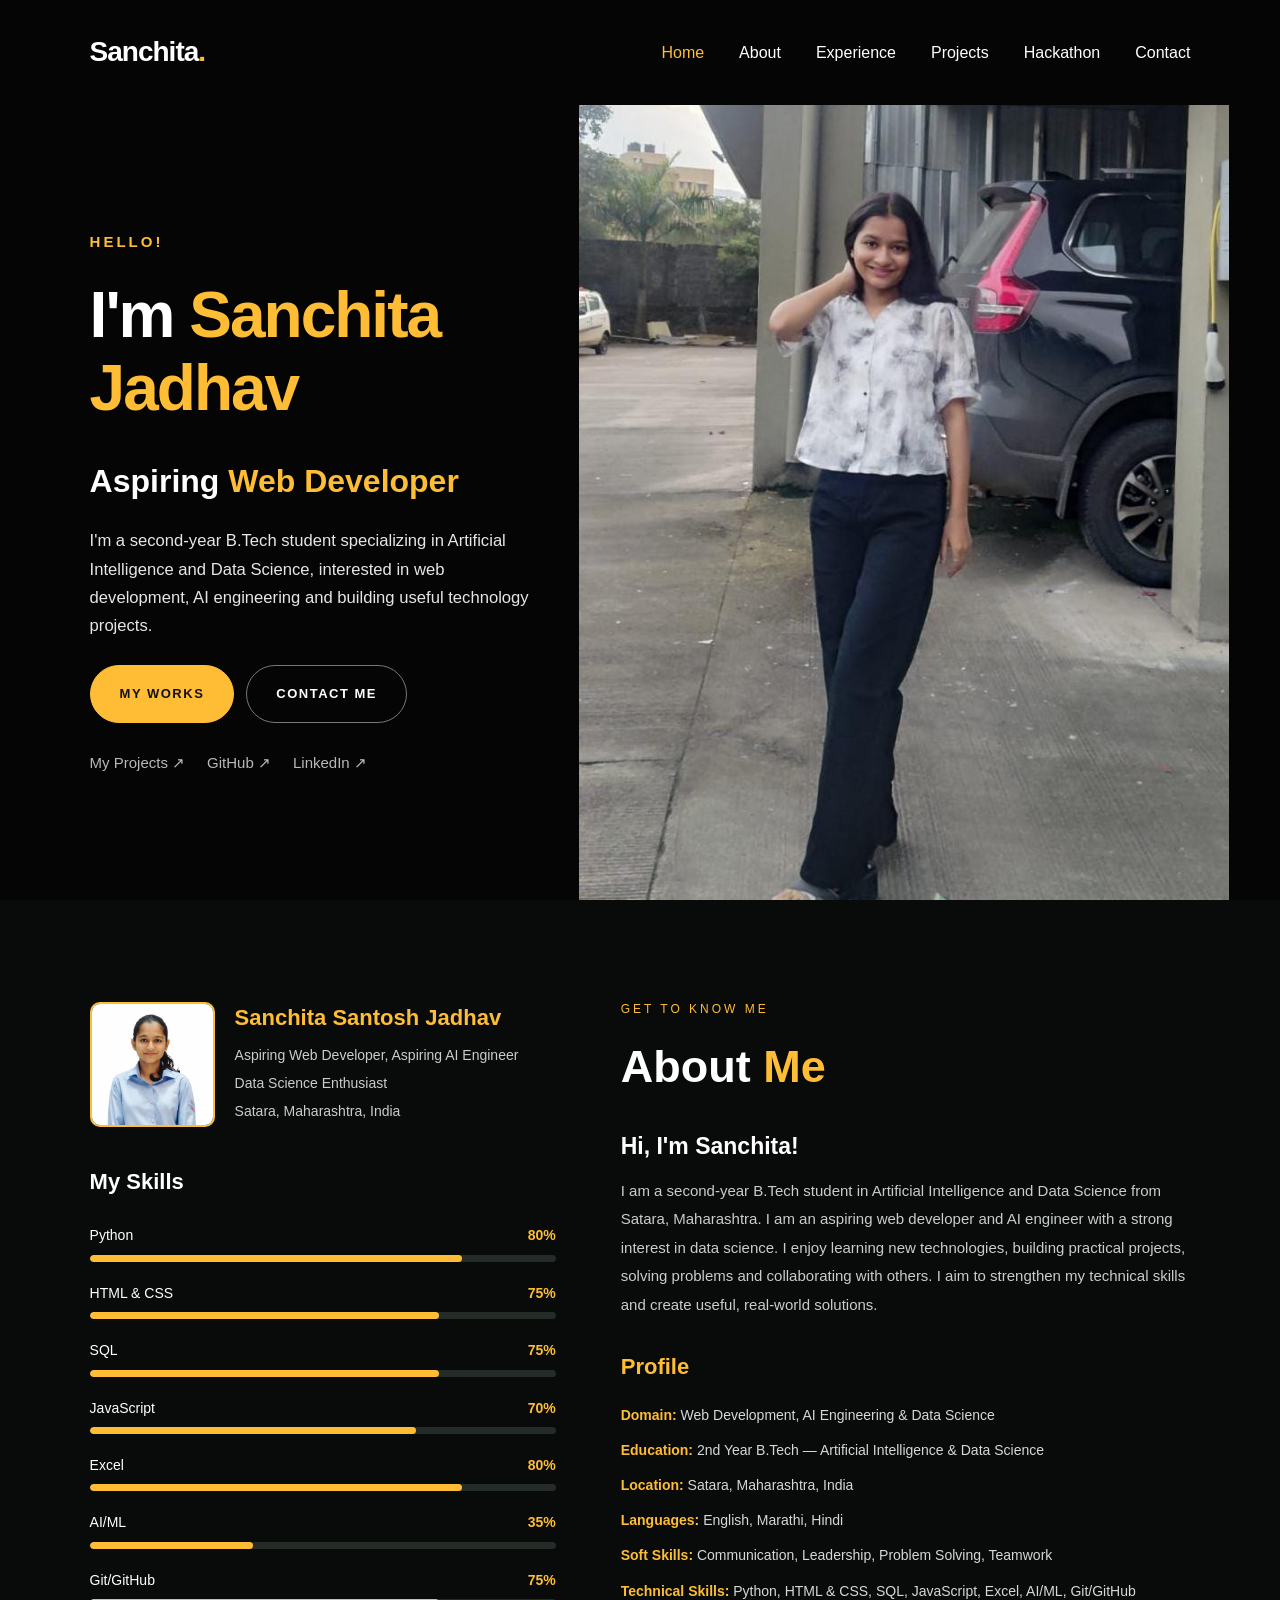
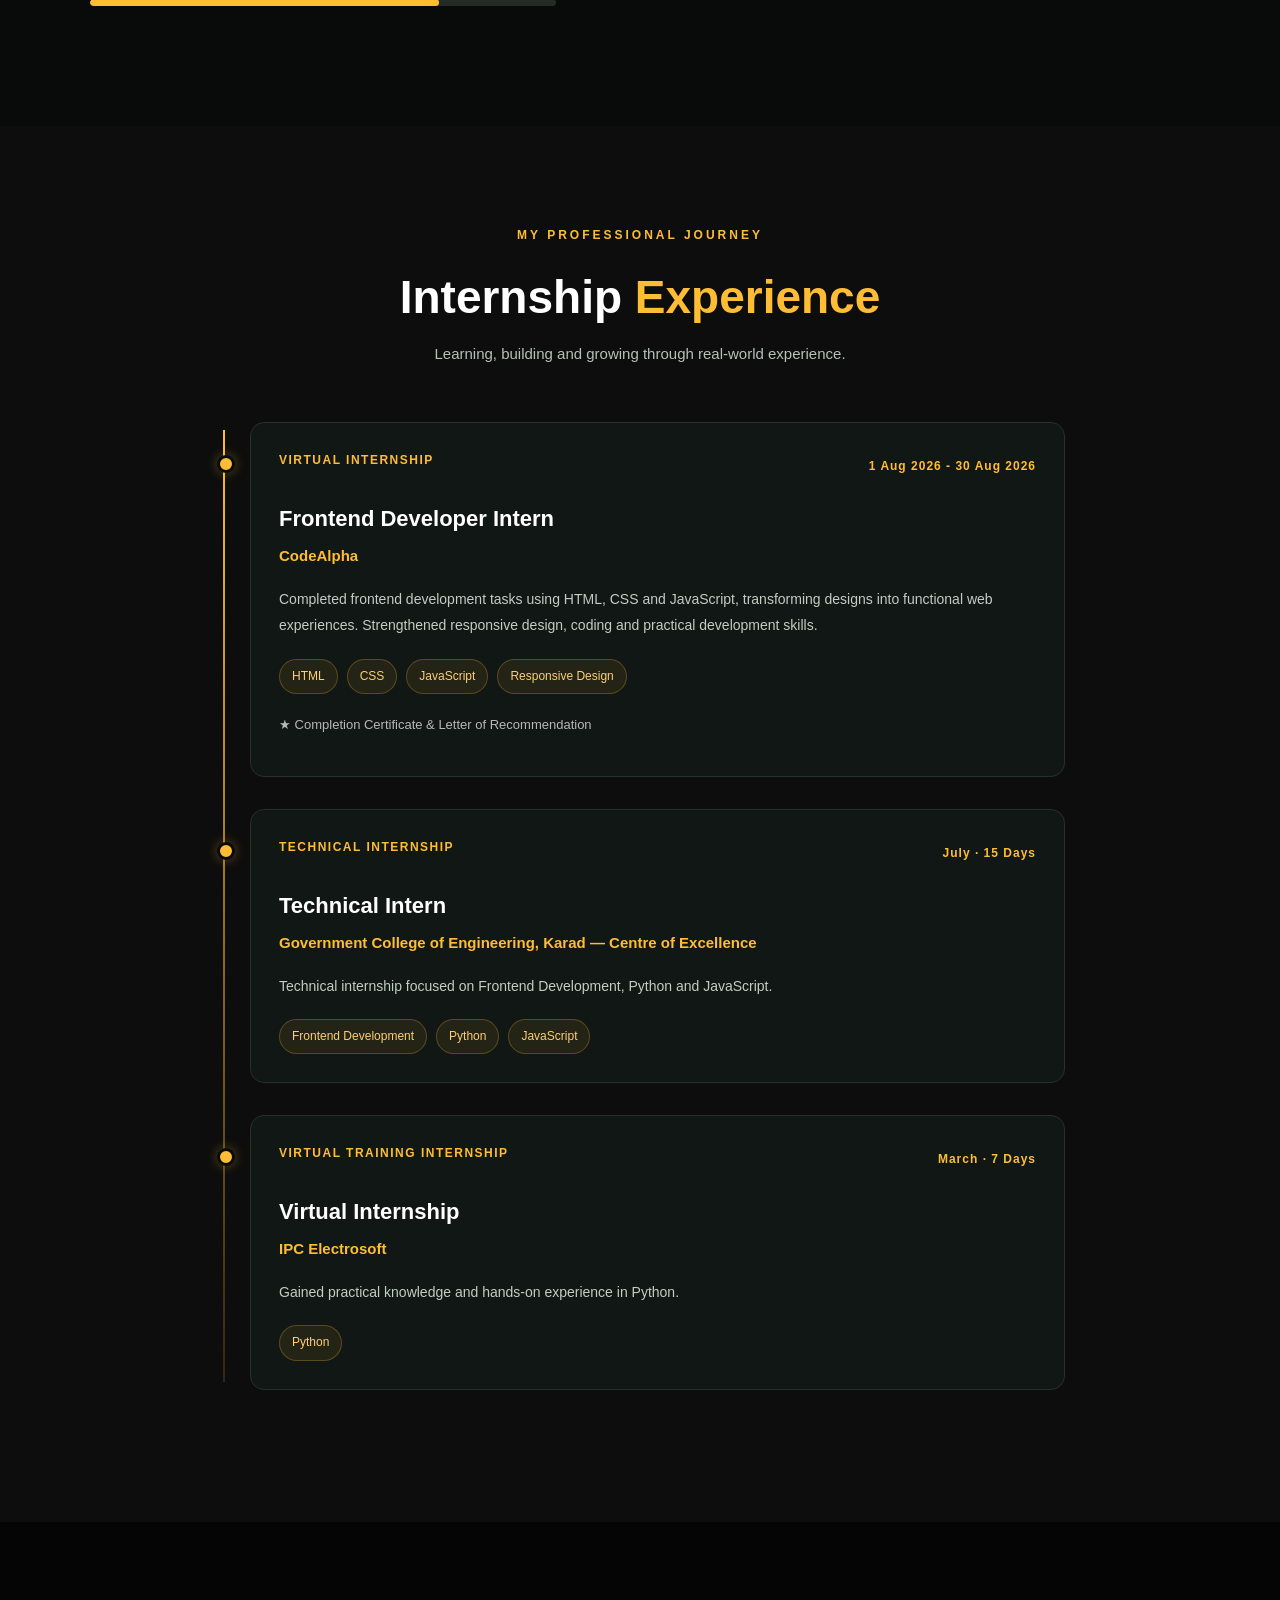
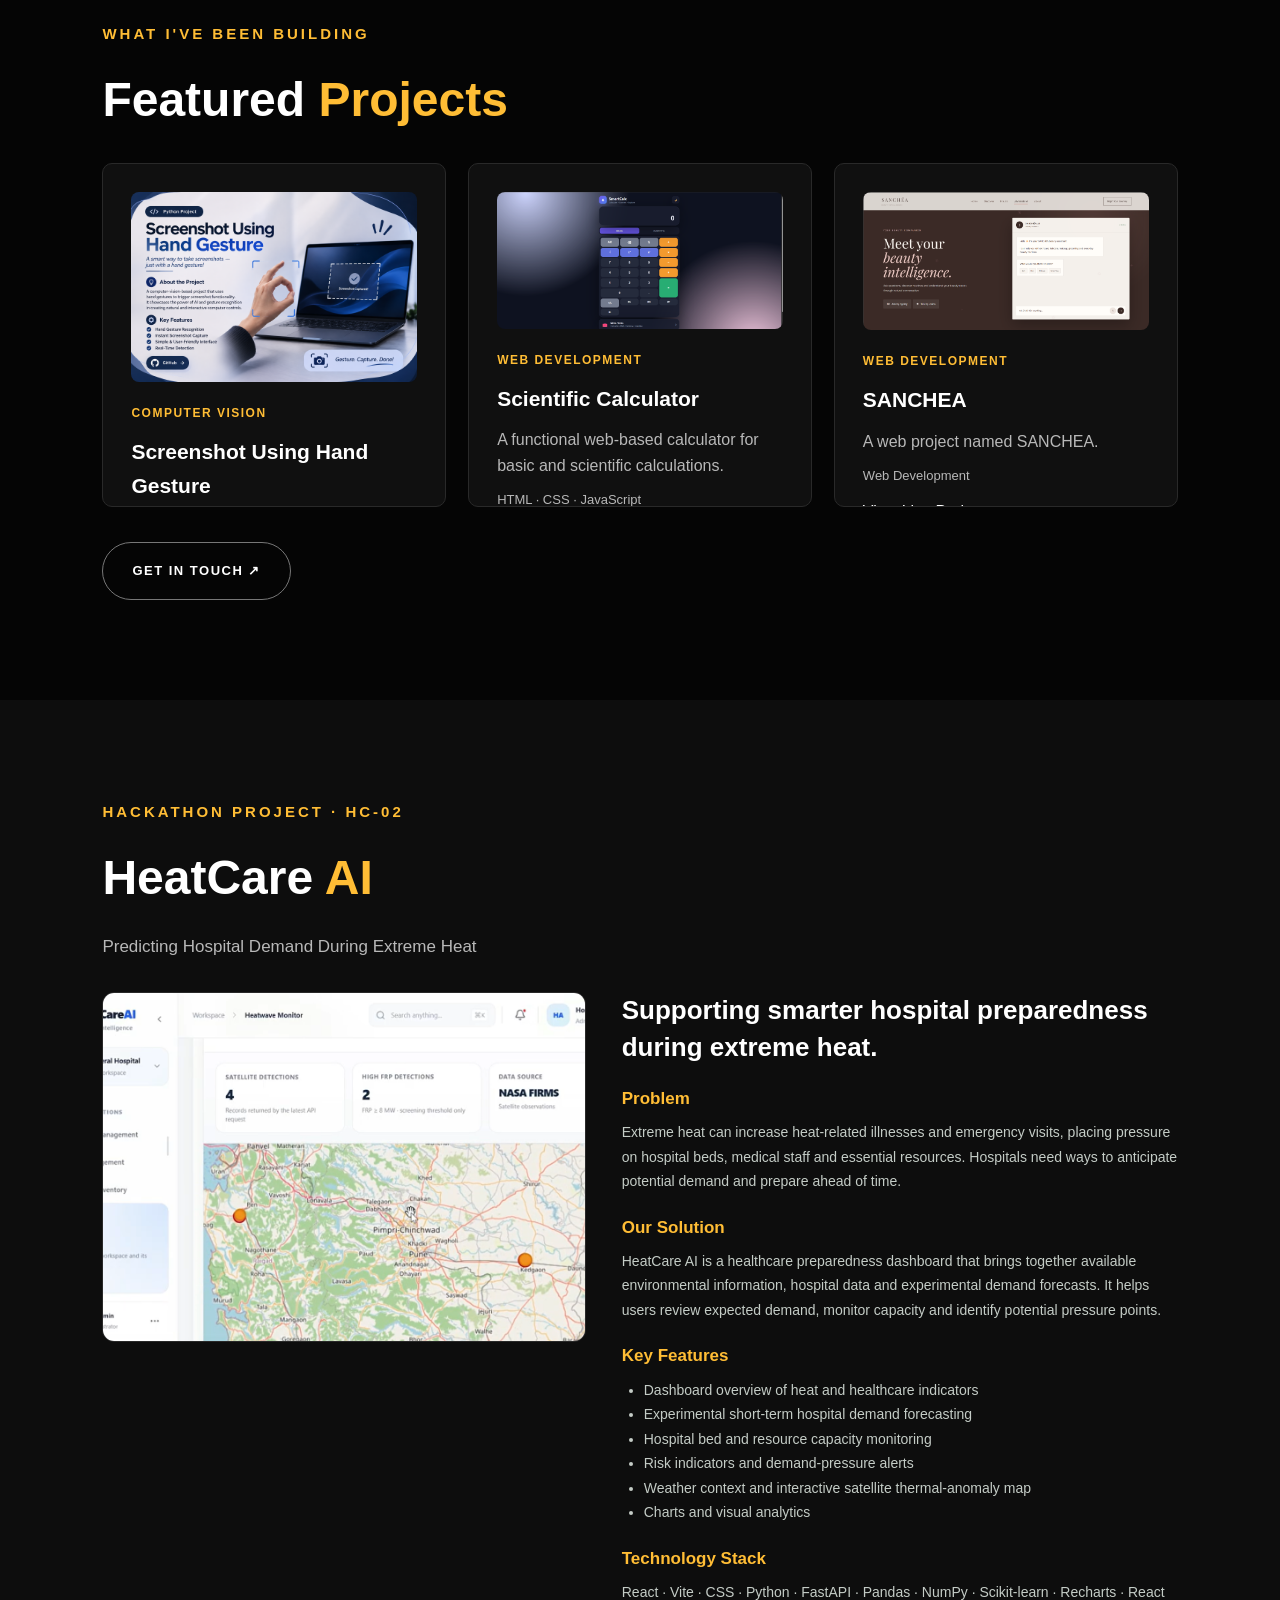
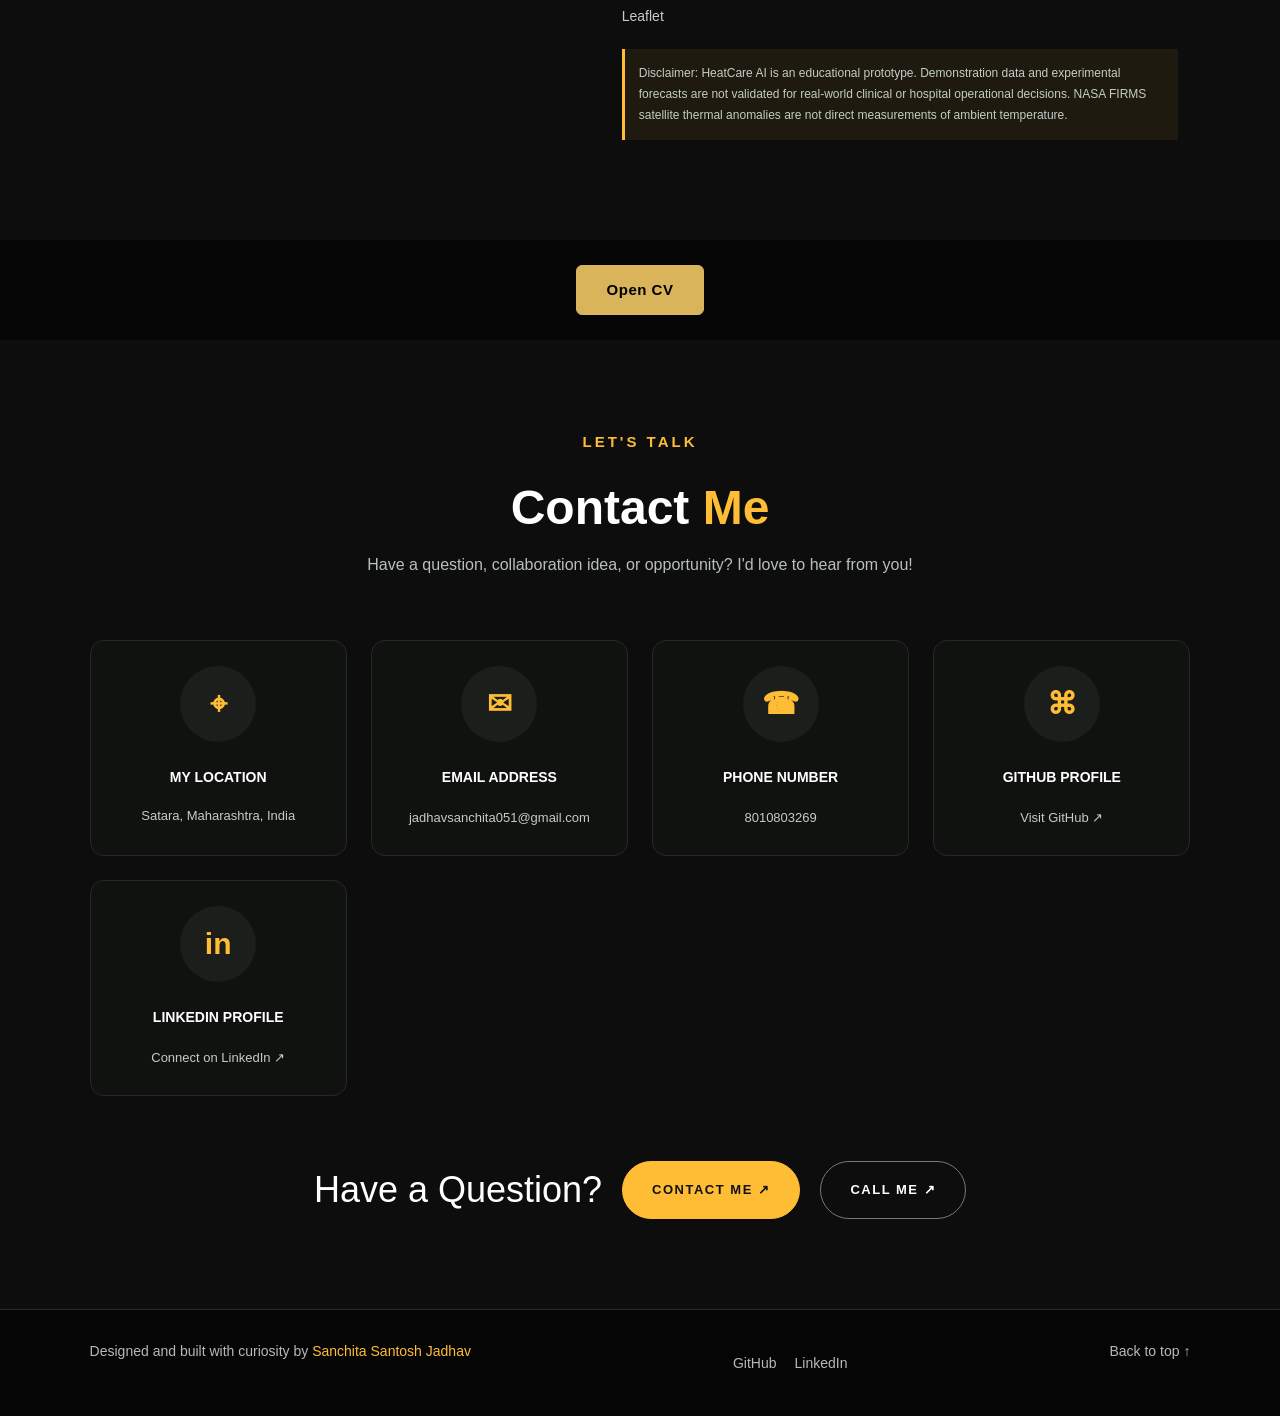
<file: my_portfilo/index.html>
<!DOCTYPE html>
<html lang="en">
<head>
    <meta charset="UTF-8">
    <meta name="viewport" content="width=device-width, initial-scale=1.0">

    <meta name="description" content="Sanchita Santosh Jadhav — Aspiring Web Developer, Aspiring AI Engineer, and Data Science Enthusiast.">

    <title>Sanchita Santosh Jadhav | Portfolio</title>

    <link rel="stylesheet" href="style.css">

    <style>
        .footer-socials {
            display: flex;
            justify-content: center;
            gap: 18px;
            flex-wrap: wrap;
            margin: 12px 0;
        }

        .footer-socials a {
            text-decoration: none;
        }

        .hackathon-container {
            display: grid;
            grid-template-columns: minmax(0, 1fr) minmax(0, 1.15fr);
            gap: 36px;
            align-items: start;
            margin-top: 30px;
        }

        .hackathon-image img {
            width: 100%;
            height: 350px;
            object-fit: cover;
            border-radius: 12px;
        }

        .hackathon-content h3 {
            margin: 0 0 18px;
        }

        .hackathon-content h4 {
            margin: 20px 0 8px;
        }

        .hackathon-content p,
        .hackathon-content li {
            line-height: 1.75;
        }

        .hackathon-content ul {
            padding-left: 22px;
        }

        .hackathon-disclaimer {
            margin-top: 20px;
            padding: 14px;
            border-left: 3px solid #ffbd35;
            background: rgba(255, 189, 53, .07);
        }

        @media (max-width: 700px) {
            .hackathon-container {
                grid-template-columns: 1fr;
                gap: 22px;
            }

            .hackathon-image img {
                height: 230px;
            }
        }
    </style>
</head>

<body>

    <!-- NAVIGATION BAR -->
    <header class="navbar">

        <a href="#home" class="logo">
            Sanchita<span>.</span>
        </a>

        <button
            class="menu-toggle"
            id="menuToggle"
            aria-label="Open navigation"
            aria-expanded="false"
            aria-controls="navLinks">
            ☰
        </button>

        <nav class="nav-links" id="navLinks">
            <a href="#home">Home</a>
            <a href="#about">About</a>
            <a href="#experience">Experience</a>
            <a href="#projects">Projects</a>
            <a href="#hackathon">Hackathon</a>
            <a href="#contact">Contact</a>
        </nav>

    </header>


    <main>

        <!-- HERO SECTION -->
        <section class="hero" id="home">

            <div class="hero-content">

                <p class="eyebrow">HELLO!</p>

                <h1>
                    I'm <span>Sanchita<br>Jadhav</span>
                </h1>

                <h2>
                    <span class="role-label">Aspiring</span>
                    <span id="typedRole">Web Developer</span>
                </h2>

                <p class="hero-description">
                    I'm a second-year B.Tech student specializing in Artificial Intelligence
                    and Data Science, interested in web development, AI engineering
                    and building useful technology projects.
                </p>

                <div class="hero-buttons">

                    <a href="#projects" class="btn btn-primary">
                        MY WORKS
                    </a>

                    <a
                        href="https://docs.google.com/forms/d/e/1FAIpQLSdfb4-CvskdTnv40DQmvq0UyTR6K7U8zJQUQ9R-1XH0a6TdhQ/viewform?pli=1"
                        class="btn btn-outline"
                        target="_blank"
                        rel="noopener noreferrer">
                        CONTACT ME
                    </a>

                </div>

                <div class="social-links">

                    <a href="#projects">
                        My Projects ↗
                    </a>

                    <a
                        href="https://github.com/sanchita0907"
                        target="_blank"
                        rel="noopener noreferrer">
                        GitHub ↗
                    </a>

                    <a
                        href="https://www.linkedin.com/in/sanchita-jadhav-9085a6383/"
                        target="_blank"
                        rel="noopener noreferrer">
                        LinkedIn ↗
                    </a>

                </div>

            </div>


            <div class="hero-image">

                <img
                    src="assets/profile.jpg"
                    alt="Sanchita Santosh Jadhav"
                    class="profile-photo">

            </div>

        </section>


        <!-- ABOUT ME SECTION -->
        <section class="about-section" id="about">

            <div class="about-container">

                <!-- LEFT SIDE -->
                <div class="about-left">

                    <div class="about-person">

                        <img
                            src="assets/about.jpg"
                            alt="Sanchita Santosh Jadhav"
                            class="about-photo">

                        <div class="person-details">

                            <h3>Sanchita Santosh Jadhav</h3>

                            <p>
                                Aspiring Web Developer, Aspiring AI Engineer
                            </p>

                            <p>Data Science Enthusiast</p>

                            <p>Satara, Maharashtra, India</p>

                        </div>

                    </div>


                    <!-- SKILLS -->
                    <div class="about-skills">

                        <h3>My Skills</h3>

                        <div class="skill-item">

                            <div class="skill-info">
                                <span>Python</span>
                                <span>80%</span>
                            </div>

                            <div class="skill-bar">
                                <span style="width: 80%"></span>
                            </div>

                        </div>


                        <div class="skill-item">

                            <div class="skill-info">
                                <span>HTML & CSS</span>
                                <span>75%</span>
                            </div>

                            <div class="skill-bar">
                                <span style="width: 75%"></span>
                            </div>

                        </div>


                        <div class="skill-item">

                            <div class="skill-info">
                                <span>SQL</span>
                                <span>75%</span>
                            </div>

                            <div class="skill-bar">
                                <span style="width: 75%"></span>
                            </div>

                        </div>


                        <div class="skill-item">

                            <div class="skill-info">
                                <span>JavaScript</span>
                                <span>70%</span>
                            </div>

                            <div class="skill-bar">
                                <span style="width: 70%"></span>
                            </div>

                        </div>


                        <div class="skill-item">

                            <div class="skill-info">
                                <span>Excel</span>
                                <span>80%</span>
                            </div>

                            <div class="skill-bar">
                                <span style="width: 80%"></span>
                            </div>

                        </div>


                        <div class="skill-item">

                            <div class="skill-info">
                                <span>AI/ML</span>
                                <span>35%</span>
                            </div>

                            <div class="skill-bar">
                                <span style="width: 35%"></span>
                            </div>

                        </div>


                        <div class="skill-item">

                            <div class="skill-info">
                                <span>Git/GitHub</span>
                                <span>75%</span>
                            </div>

                            <div class="skill-bar">
                                <span style="width: 75%"></span>
                            </div>

                        </div>

                    </div>

                </div>


                <!-- RIGHT SIDE -->
                <div class="about-right">

                    <p class="about-label">
                        GET TO KNOW ME
                    </p>

                    <h2>
                        About <span>Me</span>
                    </h2>

                    <h3 class="about-greeting">
                        Hi, I'm Sanchita!
                    </h3>

                    <p class="about-intro">
                        I am a second-year B.Tech student in Artificial Intelligence
                        and Data Science from Satara, Maharashtra. I am an aspiring
                        web developer and AI engineer with a strong interest in data
                        science. I enjoy learning new technologies, building practical
                        projects, solving problems and collaborating with others.
                        I aim to strengthen my technical skills and create useful,
                        real-world solutions.
                    </p>

                    <h3 class="profile-heading">
                        Profile
                    </h3>

                    <div class="profile-details">

                        <p>
                            <strong>Domain:</strong>
                            Web Development, AI Engineering & Data Science
                        </p>

                        <p>
                            <strong>Education:</strong>
                            2nd Year B.Tech — Artificial Intelligence & Data Science
                        </p>

                        <p>
                            <strong>Location:</strong>
                            Satara, Maharashtra, India
                        </p>

                        <p>
                            <strong>Languages:</strong>
                            English, Marathi, Hindi
                        </p>

                        <p>
                            <strong>Soft Skills:</strong>
                            Communication, Leadership, Problem Solving, Teamwork
                        </p>

                        <p>
                            <strong>Technical Skills:</strong>
                            Python, HTML & CSS, SQL, JavaScript, Excel, AI/ML, Git/GitHub
                        </p>

                    </div>

                </div>

            </div>

        </section>
        <!-- END ABOUT ME SECTION -->


        <!-- EXPERIENCE SECTION -->
        <section
            class="content-section alternate experience-section"
            id="experience">

            <div class="experience-heading">

                <p class="eyebrow">
                    MY PROFESSIONAL JOURNEY
                </p>

                <h2>
                    Internship <span>Experience</span>
                </h2>

                <p class="experience-subtitle">
                    Learning, building and growing through real-world experience.
                </p>

            </div>


            <div class="experience-timeline">


                <!-- CODEALPHA -->
                <article class="info-card experience-card">

                    <div class="experience-top">

                        <span class="card-label">
                            VIRTUAL INTERNSHIP
                        </span>

                        <span class="experience-duration">
                            1 Aug 2026 - 30 Aug 2026
                        </span>

                    </div>

                    <h3>Frontend Developer Intern</h3>

                    <h4>CodeAlpha</h4>

                    <p>
                        Completed frontend development tasks using HTML, CSS and
                        JavaScript, transforming designs into functional web
                        experiences. Strengthened responsive design, coding and
                        practical development skills.
                    </p>

                    <div class="experience-tags">
                        <span>HTML</span>
                        <span>CSS</span>
                        <span>JavaScript</span>
                        <span>Responsive Design</span>
                    </div>

                    <p class="experience-achievement">
                        ★ Completion Certificate & Letter of Recommendation
                    </p>

                </article>


                <!-- GOVERNMENT COLLEGE OF ENGINEERING -->
                <article class="info-card experience-card">

                    <div class="experience-top">

                        <span class="card-label">
                            TECHNICAL INTERNSHIP
                        </span>

                        <span class="experience-duration">
                            July · 15 Days
                        </span>

                    </div>

                    <h3>Technical Intern</h3>

                    <h4>
                        Government College of Engineering, Karad —
                        Centre of Excellence
                    </h4>

                    <p>
                        Technical internship focused on Frontend Development,
                        Python and JavaScript.
                    </p>

                    <div class="experience-tags">
                        <span>Frontend Development</span>
                        <span>Python</span>
                        <span>JavaScript</span>
                    </div>

                </article>


                <!-- IPC ELECTROSOFT -->
                <article class="info-card experience-card">

                    <div class="experience-top">

                        <span class="card-label">
                            VIRTUAL TRAINING INTERNSHIP
                        </span>

                        <span class="experience-duration">
                            March · 7 Days
                        </span>

                    </div>

                    <h3>Virtual Internship</h3>

                    <h4>IPC Electrosoft</h4>

                    <p>
                        Gained practical knowledge and hands-on experience
                        in Python.
                    </p>

                    <div class="experience-tags">
                        <span>Python</span>
                    </div>

                </article>

            </div>

        </section>
        <!-- END EXPERIENCE SECTION -->


        <!-- PROJECTS SECTION -->
        <section class="content-section" id="projects">

            <p class="eyebrow">
                WHAT I'VE BEEN BUILDING
            </p>

            <h2>
                Featured <span>Projects</span>
            </h2>


            <div class="project-grid">


                <!-- PROJECT 1 -->
                <article class="info-card">

                    <img
                        src="assets/hand-gesture.jpg"
                        alt="Screenshot Using Hand Gesture"
                        class="project-image">

                    <p class="card-label">
                        COMPUTER VISION
                    </p>

                    <h3>
                        Screenshot Using Hand Gesture
                    </h3>

                    <p>
                        A project that allows the user to capture a screenshot
                        using a hand gesture.
                    </p>

                    <p class="tech">
                        Hand Gesture · Screenshot Capture
                    </p>

                </article>


                <!-- PROJECT 2 -->
                <article class="info-card">

                    <img
                        src="assets/smartcalc.jpg"
                        alt="Scientific Calculator"
                        class="project-image">

                    <p class="card-label">
                        WEB DEVELOPMENT
                    </p>

                    <h3>
                        Scientific Calculator
                    </h3>

                    <p>
                        A functional web-based calculator for basic and
                        scientific calculations.
                    </p>

                    <p class="tech">
                        HTML · CSS · JavaScript
                    </p>

                    <a
                        href="https://sanchita0907.github.io/basic_calculator/"
                        target="_blank"
                        rel="noopener noreferrer">
                        View Live Project ↗
                    </a>

                </article>


                <!-- PROJECT 3 -->
                <article class="info-card">

                    <img
                        src="assets/sanchea.jpg"
                        alt="SANCHEA website"
                        class="project-image">

                    <p class="card-label">
                        WEB DEVELOPMENT
                    </p>

                    <h3>SANCHEA</h3>

                    <p>
                        A web project named SANCHEA.
                    </p>

                    <p class="tech">
                        Web Development
                    </p>

                    <a
                        href="https://sanchita0907.github.io/sanchea/"
                        target="_blank"
                        rel="noopener noreferrer">
                        View Live Project ↗
                    </a>

                </article>

            </div>


            <a href="#contact" class="btn btn-outline">
                GET IN TOUCH ↗
            </a>

        </section>
        <!-- END PROJECTS SECTION -->


        <!-- HEATCARE AI HACKATHON SECTION -->
        <section
            class="content-section alternate hackathon-section"
            id="hackathon">

            <p class="eyebrow">
                HACKATHON PROJECT · HC-02
            </p>

            <h2>
                HeatCare <span>AI</span>
            </h2>

            <p class="experience-subtitle">
                Predicting Hospital Demand During Extreme Heat
            </p>


            <div class="hackathon-container">

                <div class="hackathon-image">

                    <img
                        src="assets/heatcare.jpg"
                        alt="HeatCare AI hospital demand dashboard"
                        class="project-image">

                </div>


                <div class="hackathon-content">

                    <h3>
                        Supporting smarter hospital preparedness
                        during extreme heat.
                    </h3>


                    <h4>Problem</h4>

                    <p>
                        Extreme heat can increase heat-related illnesses
                        and emergency visits, placing pressure on hospital
                        beds, medical staff and essential resources.
                        Hospitals need ways to anticipate potential demand
                        and prepare ahead of time.
                    </p>


                    <h4>Our Solution</h4>

                    <p>
                        HeatCare AI is a healthcare preparedness dashboard
                        that brings together available environmental
                        information, hospital data and experimental demand
                        forecasts. It helps users review expected demand,
                        monitor capacity and identify potential pressure points.
                    </p>


                    <h4>Key Features</h4>

                    <ul>

                        <li>
                            Dashboard overview of heat and healthcare indicators
                        </li>

                        <li>
                            Experimental short-term hospital demand forecasting
                        </li>

                        <li>
                            Hospital bed and resource capacity monitoring
                        </li>

                        <li>
                            Risk indicators and demand-pressure alerts
                        </li>

                        <li>
                            Weather context and interactive satellite
                            thermal-anomaly map
                        </li>

                        <li>
                            Charts and visual analytics
                        </li>

                    </ul>


                    <h4>Technology Stack</h4>

                    <p>
                        React · Vite · CSS · Python · FastAPI · Pandas ·
                        NumPy · Scikit-learn · Recharts · React Leaflet
                    </p>


                    <p class="hackathon-disclaimer">
                        Disclaimer: HeatCare AI is an educational prototype.
                        Demonstration data and experimental forecasts are
                        not validated for real-world clinical or hospital
                        operational decisions. NASA FIRMS satellite
                        thermal anomalies are not direct measurements
                        of ambient temperature.
                    </p>

                </div>

            </div>

        </section>
        <!-- END HEATCARE AI HACKATHON SECTION -->


        <!-- CV SECTION -->
        <section>

            <a
                href="cv/index.html"
                target="_blank"
                rel="noopener noreferrer"
                class="cv-button">
                Open CV
            </a>

        </section>
        <!-- END CV SECTION -->


        <!-- CONTACT SECTION -->
        <section
            class="content-section alternate contact-section"
            id="contact">

            <div class="contact-heading">

                <p class="eyebrow">
                    LET'S TALK
                </p>

                <h2>
                    Contact <span>Me</span>
                </h2>

                <p>
                    Have a question, collaboration idea, or opportunity?
                    I'd love to hear from you!
                </p>

            </div>


            <div class="contact-grid">


                <!-- LOCATION -->
                <div class="contact-card">

                    <div class="contact-icon">⌖</div>

                    <h3>MY LOCATION</h3>

                    <p>
                        Satara, Maharashtra, India
                    </p>

                </div>


                <!-- EMAIL -->
                <div class="contact-card">

                    <div class="contact-icon">✉</div>

                    <h3>EMAIL ADDRESS</h3>

                    <a
                        href="https://mail.google.com/mail/?view=cm&fs=1&to=jadhavsanchita051@gmail.com"
                        target="_blank"
                        rel="noopener noreferrer">
                        jadhavsanchita051@gmail.com
                    </a>

                </div>


                <!-- PHONE -->
                <div class="contact-card">

                    <div class="contact-icon">☎</div>

                    <h3>PHONE NUMBER</h3>

                    <a href="tel:8010803269">
                        8010803269
                    </a>

                </div>


                <!-- GITHUB -->
                <div class="contact-card">

                    <div class="contact-icon">⌘</div>

                    <h3>GITHUB PROFILE</h3>

                    <a
                        href="https://github.com/sanchita0907"
                        target="_blank"
                        rel="noopener noreferrer">
                        Visit GitHub ↗
                    </a>

                </div>


                <!-- LINKEDIN -->
                <div class="contact-card">

                    <div class="contact-icon">in</div>

                    <h3>LINKEDIN PROFILE</h3>

                    <a
                        href="https://www.linkedin.com/in/sanchita-jadhav-9085a6383/"
                        target="_blank"
                        rel="noopener noreferrer">
                        Connect on LinkedIn ↗
                    </a>

                </div>

            </div>


            <!-- CONTACT BUTTONS -->
            <div class="contact-question">

                <h3>Have a Question?</h3>

                <a
                    href="https://docs.google.com/forms/d/e/1FAIpQLSdfb4-CvskdTnv40DQmvq0UyTR6K7U8zJQUQ9R-1XH0a6TdhQ/viewform?pli=1"
                    class="btn btn-primary"
                    target="_blank"
                    rel="noopener noreferrer">
                    CONTACT ME ↗
                </a>

                <a
                    href="tel:8010803269"
                    class="btn btn-outline">
                    CALL ME ↗
                </a>

            </div>

        </section>
        <!-- END CONTACT SECTION -->

    </main>


    <!-- FOOTER -->
    <footer>

        <p>
            Designed and built with curiosity by
            <span>Sanchita Santosh Jadhav</span>
        </p>

        <div class="footer-socials">

            <a
                href="https://github.com/sanchita0907"
                target="_blank"
                rel="noopener noreferrer">
                GitHub
            </a>

            <a
                href="https://www.linkedin.com/in/sanchita-jadhav-9085a6383/"
                target="_blank"
                rel="noopener noreferrer">
                LinkedIn
            </a>

        </div>

        <a href="#home">
            Back to top ↑
        </a>

    </footer>


    <!-- JAVASCRIPT -->
    <script src="script.js"></script>

</body>
</html>
</file>
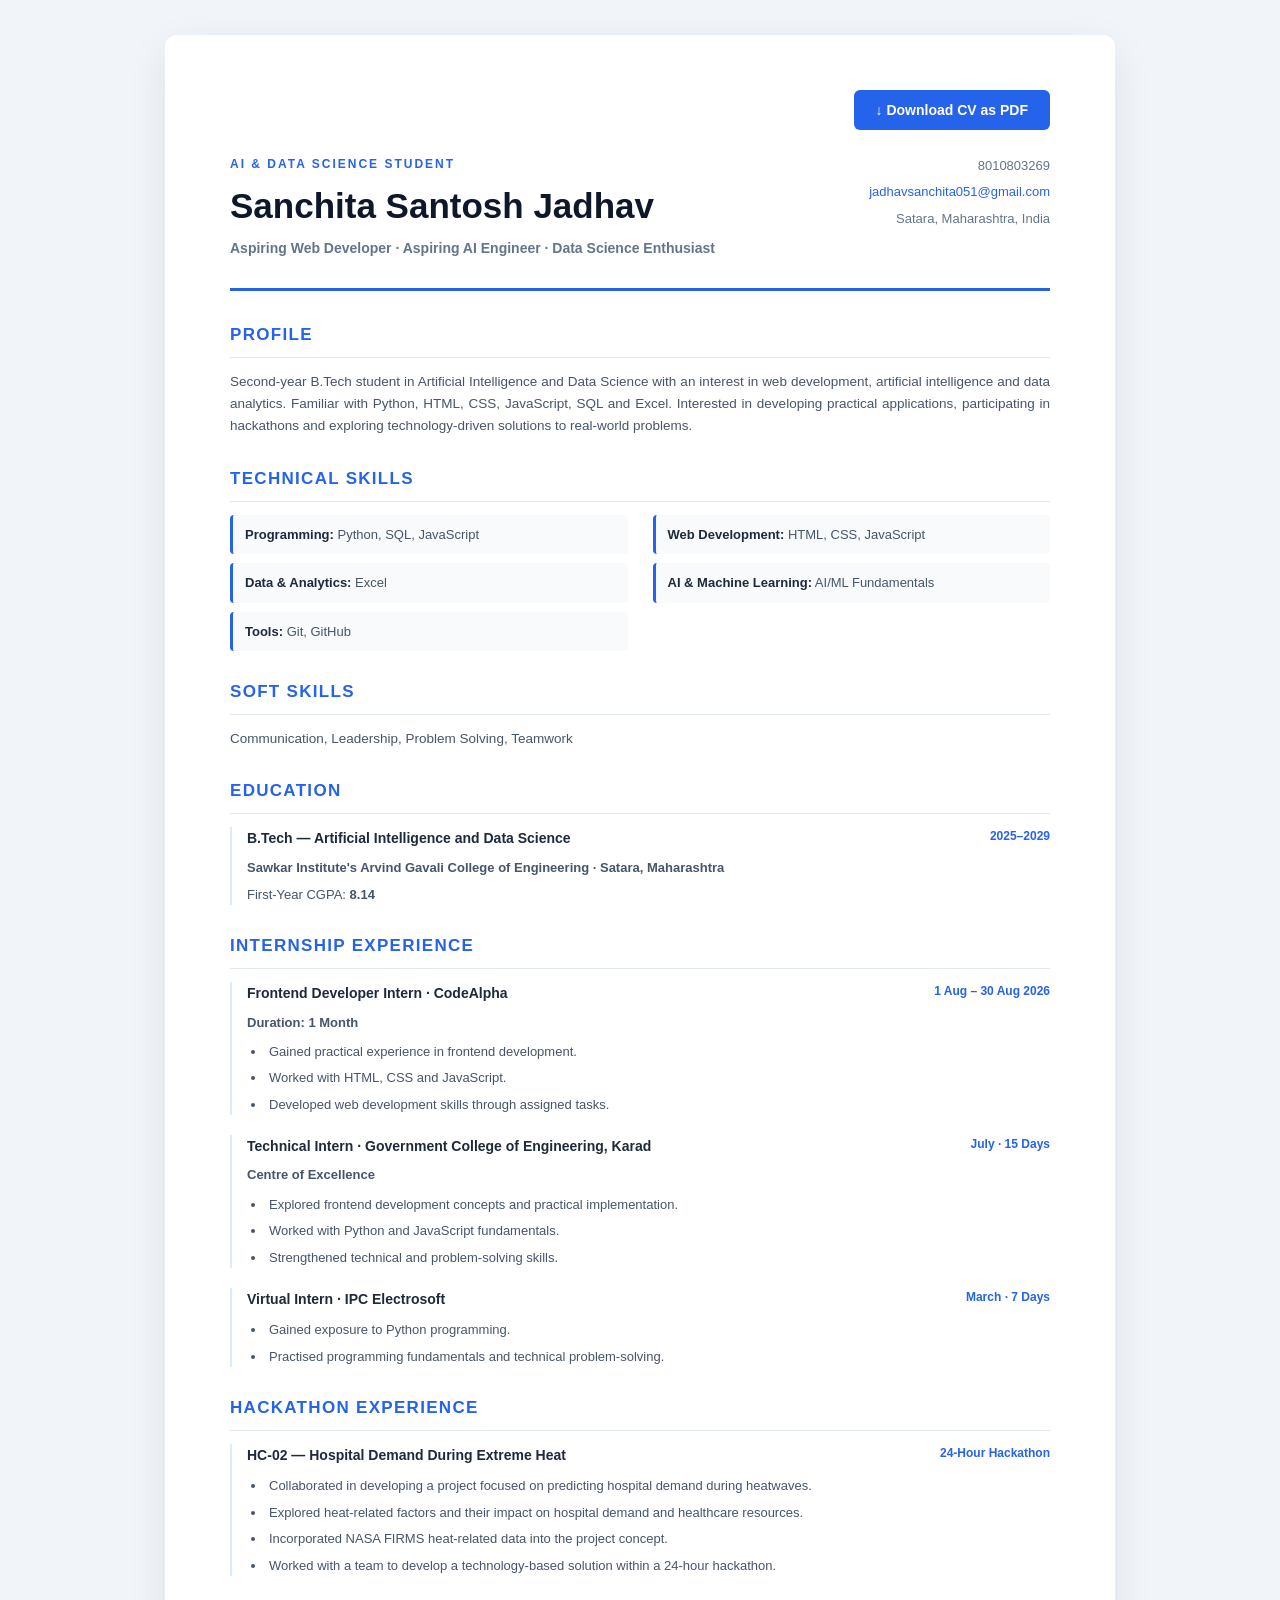
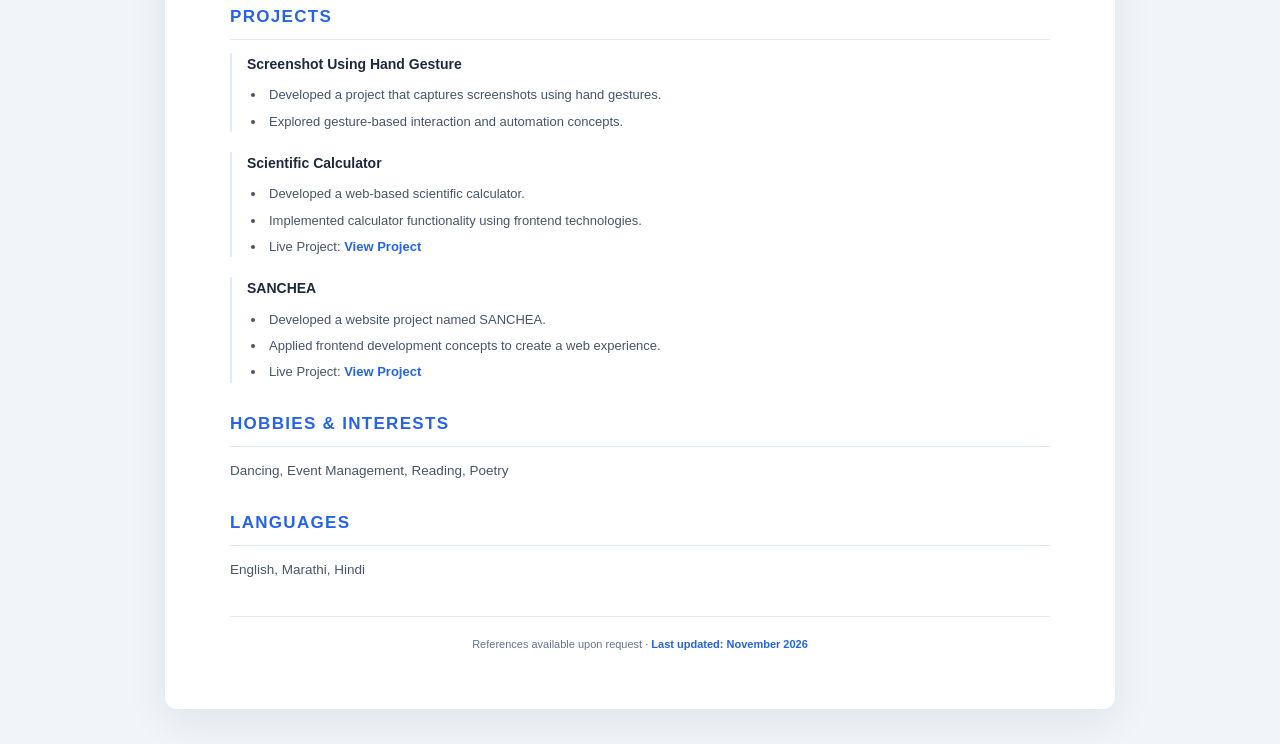
<file: my_portfilo/cv/index.html>
<!DOCTYPE html>
<html lang="en">
<head>
  <meta charset="UTF-8">
  <meta name="viewport" content="width=device-width, initial-scale=1.0">
  <meta name="description" content="Sanchita Santosh Jadhav - AI and Data Science Student Resume">
  <title>Sanchita Santosh Jadhav | Resume</title>
  <link rel="stylesheet" href="style.css">
</head>

<body>
  <main class="resume">

    <!-- DOWNLOAD CV BUTTON -->
    <div class="cv-actions">
      <button onclick="window.print()" class="print-button">
        ↓ Download CV as PDF
      </button>
    </div>

    <!-- HEADER -->
    <header class="header">
      <div>
        <p class="eyebrow">AI &amp; DATA SCIENCE STUDENT</p>
        <h1>Sanchita Santosh Jadhav</h1>
        <p class="headline">
          Aspiring Web Developer · Aspiring AI Engineer · Data Science Enthusiast
        </p>
      </div>

      <div class="contact">
        <p>8010803269</p>
        <p>
          <a href="mailto:jadhavsanchita051@gmail.com">
            jadhavsanchita051@gmail.com
          </a>
        </p>
        <p>Satara, Maharashtra, India</p>
      </div>
    </header>

    <!-- PROFILE -->
    <section>
      <h2>Profile</h2>
      <p>
        Second-year B.Tech student in Artificial Intelligence and Data Science
        with an interest in web development, artificial intelligence and data
        analytics. Familiar with Python, HTML, CSS, JavaScript, SQL and Excel.
        Interested in developing practical applications, participating in
        hackathons and exploring technology-driven solutions to real-world problems.
      </p>
    </section>

    <!-- TECHNICAL SKILLS -->
    <section>
      <h2>Technical Skills</h2>
      <div class="skills">
        <p><strong>Programming:</strong> Python, SQL, JavaScript</p>
        <p><strong>Web Development:</strong> HTML, CSS, JavaScript</p>
        <p><strong>Data &amp; Analytics:</strong> Excel</p>
        <p><strong>AI &amp; Machine Learning:</strong> AI/ML Fundamentals</p>
        <p><strong>Tools:</strong> Git, GitHub</p>
      </div>
    </section>

    <!-- SOFT SKILLS -->
    <section>
      <h2>Soft Skills</h2>
      <p>Communication, Leadership, Problem Solving, Teamwork</p>
    </section>

    <!-- EDUCATION -->
    <section>
      <h2>Education</h2>
      <div class="entry">
        <div class="entry-top">
          <h3>B.Tech — Artificial Intelligence and Data Science</h3>
          <span class="date">2025–2029</span>
        </div>
        <p class="subheading">
          Sawkar Institute's Arvind Gavali College of Engineering · Satara, Maharashtra
        </p>
        <p>First-Year CGPA: <strong>8.14</strong></p>
      </div>
    </section>

    <!-- INTERNSHIP EXPERIENCE -->
    <section>
      <h2>Internship Experience</h2>

      <div class="entry">
        <div class="entry-top">
          <h3>Frontend Developer Intern · CodeAlpha</h3>
          <span class="date">1 Aug – 30 Aug 2026</span>
        </div>
        <p class="subheading">Duration: 1 Month</p>
        <ul>
          <li>Gained practical experience in frontend development.</li>
          <li>Worked with HTML, CSS and JavaScript.</li>
          <li>Developed web development skills through assigned tasks.</li>
        </ul>
      </div>

      <div class="entry">
        <div class="entry-top">
          <h3>Technical Intern · Government College of Engineering, Karad</h3>
          <span class="date">July · 15 Days</span>
        </div>
        <p class="subheading">Centre of Excellence</p>
        <ul>
          <li>Explored frontend development concepts and practical implementation.</li>
          <li>Worked with Python and JavaScript fundamentals.</li>
          <li>Strengthened technical and problem-solving skills.</li>
        </ul>
      </div>

      <div class="entry">
        <div class="entry-top">
          <h3>Virtual Intern · IPC Electrosoft</h3>
          <span class="date">March · 7 Days</span>
        </div>
        <ul>
          <li>Gained exposure to Python programming.</li>
          <li>Practised programming fundamentals and technical problem-solving.</li>
        </ul>
      </div>
    </section>

    <!-- HACKATHON EXPERIENCE -->
    <section>
      <h2>Hackathon Experience</h2>

      <div class="entry">
        <div class="entry-top">
          <h3>HC-02 — Hospital Demand During Extreme Heat</h3>
          <span class="date">24-Hour Hackathon</span>
        </div>
        <ul>
          <li>
            Collaborated in developing a project focused on predicting
            hospital demand during heatwaves.
          </li>
          <li>
            Explored heat-related factors and their impact on hospital
            demand and healthcare resources.
          </li>
          <li>
            Incorporated NASA FIRMS heat-related data into the project concept.
          </li>
          <li>
            Worked with a team to develop a technology-based solution
            within a 24-hour hackathon.
          </li>
        </ul>
      </div>
    </section>

    <!-- PROJECTS -->
    <section>
      <h2>Projects</h2>

      <div class="entry">
        <div class="entry-top">
          <h3>Screenshot Using Hand Gesture</h3>
        </div>
        <ul>
          <li>Developed a project that captures screenshots using hand gestures.</li>
          <li>Explored gesture-based interaction and automation concepts.</li>
        </ul>
      </div>

      <div class="entry">
        <div class="entry-top">
          <h3>Scientific Calculator</h3>
        </div>
        <ul>
          <li>Developed a web-based scientific calculator.</li>
          <li>Implemented calculator functionality using frontend technologies.</li>
          <li>
            Live Project:
            <a href="https://sanchita0907.github.io/basic_calculator/"
               target="_blank" rel="noopener noreferrer">View Project</a>
          </li>
        </ul>
      </div>

      <div class="entry">
        <div class="entry-top">
          <h3>SANCHEA</h3>
        </div>
        <ul>
          <li>Developed a website project named SANCHEA.</li>
          <li>Applied frontend development concepts to create a web experience.</li>
          <li>
            Live Project:
            <a href="https://sanchita0907.github.io/sanchea/"
               target="_blank" rel="noopener noreferrer">View Project</a>
          </li>
        </ul>
      </div>
    </section>

    <!-- HOBBIES -->
    <section>
      <h2>Hobbies &amp; Interests</h2>
      <p>Dancing, Event Management, Reading, Poetry</p>
    </section>

    <!-- LANGUAGES -->
    <section>
      <h2>Languages</h2>
      <p>English, Marathi, Hindi</p>
    </section>

    <!-- FOOTER -->
    <footer>
      References available upon request
      · <span>Last updated: November 2026</span>
    </footer>

  </main>
</body>
</html>
</file>
<file: my_portfilo/style.css>
/* RICHAL GOLE — PORTFOLIO */

:root {
    --black: #050505;
    --white: #ffffff;
    --gold: #ffbd35;
    --text: #e6e6e6;
    --muted: #b8b8b8;
    --border: #292929;
}

* {
    margin: 0;
    padding: 0;
    box-sizing: border-box;
}

html {
    scroll-behavior: smooth;
    scroll-padding-top: 80px;
}

body {
    background: var(--black);
    color: var(--white);
    font-family: Arial, Helvetica, sans-serif;
    line-height: 1.6;
    overflow-x: hidden;
}

a {
    color: inherit;
    text-decoration: none;
}

/* NAVIGATION */

.navbar {
    position: absolute;
    top: 0;
    left: 0;
    width: 100%;
    min-height: 105px;
    padding: 25px 7%;
    display: flex;
    align-items: center;
    justify-content: space-between;
    z-index: 10;
}

.logo {
    font-size: 28px;
    font-weight: 800;
    letter-spacing: -1px;
}

.logo span {
    color: var(--gold);
}

.nav-links {
    display: flex;
    align-items: center;
    gap: 35px;
}

.nav-links a {
    font-size: 16px;
    transition: color 0.3s ease;
}

.nav-links a:hover,
.nav-links a.active {
    color: var(--gold);
}

.menu-toggle {
    display: none;
    color: var(--white);
    background: transparent;
    border: none;
    font-size: 28px;
}

/* FIRST SCREEN / HERO */

.hero {
    width: 100%;
    min-height: 100vh;
    padding: 105px 4% 0 7%;
    display: grid;
    grid-template-columns: 43% 57%;
    align-items: stretch;
    gap: 0;
    overflow: hidden;
}

.hero-content {
    align-self: center;
    padding: 35px 35px 35px 0;
    position: relative;
    z-index: 2;
}

.eyebrow {
    color: var(--gold);
    font-size: 15px;
    font-weight: 700;
    letter-spacing: 3px;
    margin-bottom: 25px;
}

.hero-content h1 {
    font-size: clamp(48px, 5vw, 76px);
    line-height: 1.15;
    font-weight: 800;
    letter-spacing: -2px;
    margin-bottom: 35px;
}

.hero-content h1 span {
    color: var(--gold);
}

.hero-content h2 {
    font-size: clamp(25px, 2.5vw, 36px);
    line-height: 1.3;
    margin-bottom: 25px;
    font-weight: 700;
}

.role-label {
    color: var(--white);
}

#typedRole {
    color: var(--gold);
    transition: opacity 0.25s ease;
}

.hero-description {
    max-width: 480px;
    font-size: clamp(16px, 1.3vw, 20px);
    color: var(--text);
    line-height: 1.7;
    margin-bottom: 25px;
}

.hero-buttons {
    display: flex;
    flex-wrap: wrap;
    gap: 12px;
    margin-top: 25px;
}

.btn {
    min-height: 58px;
    padding: 15px 29px;
    display: inline-flex;
    justify-content: center;
    align-items: center;
    border: 1px solid var(--gold);
    border-radius: 40px;
    font-size: 13px;
    font-weight: 800;
    letter-spacing: 1.5px;
    transition: all 0.3s ease;
}

.btn-primary {
    color: #111;
    background: var(--gold);
}

.btn-primary:hover {
    background: transparent;
    color: var(--gold);
    transform: translateY(-3px);
}

.btn-outline {
    color: var(--white);
    background: transparent;
    border-color: #777;
}

.btn-outline:hover {
    color: var(--gold);
    border-color: var(--gold);
    transform: translateY(-3px);
}

.social-links {
    display: flex;
    flex-wrap: wrap;
    gap: 22px;
    margin-top: 28px;
}

.social-links a {
    color: var(--muted);
    font-size: 15px;
    transition: color 0.3s ease;
}

.social-links a:hover {
    color: var(--gold);
}

/* PHOTO: LARGE VERTICAL RECTANGLE */

.hero-image {
    height: calc(100vh - 105px);
    min-height: 0;
    width: 100%;
    align-self: end;
    overflow: hidden;
}

.profile-photo {
    display: block;
    width: 100%;
    height: 100%;
    object-fit: cover;
    object-position: center 25%;
    transition: transform 0.6s ease;
}

.hero-image:hover .profile-photo {
    transform: scale(1.02);
}

/* OTHER SECTIONS */

.content-section {
    padding: 100px 8%;
    max-width: 1450px;
    margin: 0 auto;
}

.content-section.alternate {
    max-width: none;
    background: #0d0d0d;
}

.content-section h2 {
    font-size: clamp(32px, 4vw, 48px);
    margin-bottom: 25px;
    line-height: 1.2;
}

.content-section h2 span {
    color: var(--gold);
}

.content-section > p:not(.eyebrow) {
    max-width: 850px;
    color: var(--muted);
    font-size: 17px;
    margin-bottom: 25px;
}

.skills {
    display: flex;
    flex-wrap: wrap;
    gap: 12px;
    margin-top: 30px;
}

.skills span {
    padding: 9px 16px;
    border: 1px solid #333;
    border-radius: 25px;
    color: var(--gold);
    font-size: 14px;
}

/* EXPERIENCE AND PROJECT CARDS */

.project-grid {
    display: grid;
    grid-template-columns: repeat(3, minmax(0, 1fr));
    gap: 22px;
    margin: 35px 0;
}

/* SQUARE PROJECT CARDS */
.project-grid .info-card {
    aspect-ratio: 1 / 1;
    display: flex;
    flex-direction: column;
    overflow: hidden;
}

.info-card {
    background: #101010;
    border: 1px solid #292929;
    border-radius: 10px;
    padding: 28px;
    margin: 22px 0;
    transition: transform 0.3s ease, border-color 0.3s ease;
}

.project-grid .info-card {
    margin: 0;
}

.info-card:hover {
    transform: translateY(-5px);
    border-color: var(--gold);
}

.card-label {
    color: var(--gold);
    font-size: 12px;
    font-weight: 700;
    letter-spacing: 1.5px;
    margin-bottom: 12px;
}

.info-card h3 {
    font-size: 21px;
    margin-bottom: 12px;
}

.info-card > p:not(.card-label) {
    color: var(--muted);
    margin-bottom: 12px;
}

.info-card .tech {
    color: var(--gold);
    font-size: 13px;
}

/* FOOTER */

footer {
    padding: 30px 7%;
    border-top: 1px solid var(--border);
    display: flex;
    justify-content: space-between;
    flex-wrap: wrap;
    gap: 15px;
    color: var(--muted);
    font-size: 14px;
}

footer span {
    color: var(--gold);
}

footer a:hover {
    color: var(--gold);
}

/* TABLETS */

@media (max-width: 1000px) {
    .hero {
        grid-template-columns: 45% 55%;
        padding-left: 5%;
        padding-right: 2%;
    }

    .hero-content {
        padding-right: 20px;
    }

    .hero-content h1 {
        font-size: clamp(43px, 5.2vw, 60px);
    }

    .hero-content h2 {
        font-size: 25px;
    }

    .project-grid {
        grid-template-columns: repeat(2, minmax(0, 1fr));
    }

    .nav-links {
        gap: 20px;
    }
}

/* MOBILE */

@media (max-width: 700px) {
    .navbar {
        position: absolute;
        min-height: 80px;
        padding: 20px 6%;
    }

    .menu-toggle {
        display: block;
    }

    .nav-links {
        display: none;
        position: absolute;
        top: 75px;
        left: 0;
        width: 100%;
        padding: 15px 6%;
        background: #080808;
        flex-direction: column;
        align-items: flex-start;
        gap: 18px;
    }

    .nav-links.open {
        display: flex;
    }

    .hero {
        position: relative;
       width: 100%;
       min-height: 100vh;
       padding: 120px 6% 45px;
       display: flex;
       flex-direction: column;
       justify-content: center;
        gap: 0;
       overflow: hidden;
       isolation: isolate;
    }
    .hero::before {
    content: "";
    position: absolute;
    inset: 0;
    background: linear-gradient(
        to bottom,
        rgba(8, 8, 8, 0.35),
        rgba(8, 8, 8, 0.75),
        rgba(8, 8, 8, 0.95)
    );
    z-index: -1;
}
    .hero-content {
        padding: 35px 0 10px;
    }

    .hero-content h1 {
        font-size: clamp(45px, 12vw, 68px);
    }

    .hero-content h2 {
        font-size: 27px;
    }

    .hero-description {
        font-size: 16px;
    }

    .hero-image {
    
         position: absolute;
         inset: 0;
         width: 100%;
         height: 100%;
         z-index: -2;
         overflow: hidden;
    }
    

    .profile-photo {
        object-position: center 25%;
    }

    .content-section {
        padding: 75px 6%;
    }

    .project-grid {
        grid-template-columns: 1fr;
    }

    footer {
        padding: 25px 6%;
    }

}
@media (prefers-reduced-motion: reduce) {
    *,
    *::before,
    *::after {
        scroll-behavior: auto !important;
        transition-duration: 0.01ms !important;
        animation-duration: 0.01ms !important;
    }
}

/* =========================================
   ABOUT ME SECTION — TWO-COLUMN LAYOUT
========================================= */

.about-section {
    padding: 100px 7%;
    background: #080b0a;
    color: #ffffff;
}

.about-container {
    display: grid;
    grid-template-columns: 0.9fr 1.1fr;
    gap: 65px;
    max-width: 1200px;
    margin: 0 auto;
    align-items: start;
}

/* LEFT COLUMN */

.about-left {
    min-width: 0;
}

.about-person {
    display: flex;
    align-items: center;
    gap: 20px;
    margin-bottom: 35px;
}

.about-photo {
    width: 125px;
    height: 125px;
    flex-shrink: 0;
    object-fit: cover;
    object-position: center top;
    border-radius: 10px;
    border: 2px solid #ffbd35;
}

.person-details h3 {
    color: #ffbd35;
    font-size: 22px;
    margin: 0 0 10px;
}

.person-details p {
    color: #cccccc;
    font-size: 14px;
    margin: 7px 0;
    line-height: 1.5;
}

/* SKILLS WITH PROGRESS BARS */

.about-skills {
    margin-top: 25px;
}

.about-skills h3 {
    font-size: 22px;
    margin-bottom: 25px;
    color: #ffffff;
}

.skill-item {
    margin-bottom: 20px;
}

.skill-info {
    display: flex;
    justify-content: space-between;
    align-items: center;
    gap: 12px;
    margin-bottom: 8px;
    font-size: 14px;
}

.skill-info span:last-child {
    color: #ffbd35;
    font-weight: 600;
}

.skill-bar {
    width: 100%;
    height: 7px;
    background: #252b27;
    border-radius: 20px;
    overflow: hidden;
}

.skill-bar span {
    display: block;
    height: 100%;
    background: #ffbd35;
    border-radius: 20px;
}

/* RIGHT COLUMN */

.about-right {
    min-width: 0;
}

.about-label {
    color: #ffbd35;
    font-size: 12px;
    letter-spacing: 3px;
    margin: 0 0 12px;
}

.about-right > h2 {
    font-size: clamp(32px, 4vw, 45px);
    margin: 0 0 25px;
    color: #ffffff;
}

.about-right > h2 span {
    color: #ffbd35;
}

.about-greeting {
    font-size: 23px;
    margin: 0 0 12px;
    color: #ffffff;
}

.about-intro {
    font-size: 15px;
    line-height: 1.9;
    color: #c8cec9;
    margin-bottom: 30px;
}

.profile-heading {
    font-size: 22px;
    color: #ffbd35;
    margin-bottom: 18px;
}

.profile-details p {
    font-size: 14px;
    line-height: 1.8;
    color: #d5d9d6;
    margin: 10px 0;
    overflow-wrap: anywhere;
}

.profile-details strong {
    color: #ffbd35;
}

/* RESPONSIVE LAYOUT */

@media (max-width: 800px) {
    .about-section {
        padding: 70px 6%;
    }

    .about-container {
        grid-template-columns: 1fr;
        gap: 45px;
    }

    .about-photo {
        width: 105px;
        height: 105px;
    }
}

@media (max-width: 420px) {
    .about-person {
        gap: 14px;
    }

    .about-photo {
        width: 90px;
        height: 90px;
    }

    .person-details h3 {
        font-size: 18px;
    }

    .person-details p {
        font-size: 12px;
    }
}
/* =========================================
   EXPERIENCE TIMELINE
========================================= */

.experience-section {
    padding: 100px 7%;
}

.experience-heading {
    text-align: center;
    max-width: 700px;
    margin: 0 auto 55px;
}

.experience-heading .eyebrow {
    color: #ffbd35;
    letter-spacing: 3px;
    font-size: 12px;
}

.experience-heading h2 {
    font-size: clamp(32px, 4vw, 46px);
    margin: 15px 0;
}

.experience-heading h2 span {
    color: #ffbd35;
}

.experience-subtitle {
    color: #b8c0ba;
    line-height: 1.8;
    font-size: 15px;
}

.experience-timeline {
    position: relative;
    max-width: 850px;
    margin: 0 auto;
    padding-left: 35px;
}

/* Vertical gold timeline */
.experience-timeline::before {
    content: "";
    position: absolute;
    top: 8px;
    bottom: 8px;
    left: 8px;
    width: 2px;
    background: linear-gradient(
        to bottom,
        #ffbd35,
        rgba(255, 189, 53, 0.15)
    );
}

.experience-timeline .experience-card {
    position: relative;
    margin-bottom: 32px;
    padding: 28px;
    background: #111714;
    border: 1px solid #273029;
    border-radius: 14px;
}

/* Gold timeline markers */
.experience-timeline .experience-card::before {
    content: "";
    position: absolute;
    left: -34px;
    top: 32px;
    width: 12px;
    height: 12px;
    background: #ffbd35;
    border: 3px solid #080b0a;
    border-radius: 50%;
    box-shadow: 0 0 12px rgba(255, 189, 53, 0.35);
}

.experience-top {
    display: flex;
    justify-content: space-between;
    align-items: center;
    flex-wrap: wrap;
    gap: 12px;
    margin-bottom: 18px;
}

.experience-duration {
    color: #ffbd35;
    font-size: 12px;
    font-weight: 700;
    letter-spacing: 1px;
}

.experience-timeline .experience-card h3 {
    font-size: 22px;
    margin: 0 0 8px;
    color: #ffffff;
}

.experience-timeline .experience-card h4 {
    color: #ffbd35;
    font-size: 15px;
    margin: 0 0 18px;
}

.experience-timeline .experience-card > p:not(.card-label):not(.experience-achievement) {
    color: #c4ccc6;
    font-size: 14px;
    line-height: 1.9;
}

.experience-tags {
    display: flex;
    flex-wrap: wrap;
    gap: 9px;
    margin-top: 20px;
}

.experience-tags span {
    padding: 7px 12px;
    color: #ffcf70;
    background: rgba(255, 189, 53, 0.08);
    border: 1px solid rgba(255, 189, 53, 0.25);
    border-radius: 20px;
    font-size: 12px;
}

.experience-achievement {
    margin-top: 20px;
    color: #ffbd35;
    font-size: 13px;
    line-height: 1.7;
}

@media (max-width: 600px) {
    .experience-section {
        padding: 70px 6%;
    }

    .experience-timeline {
        padding-left: 27px;
    }

    .experience-timeline::before {
        left: 5px;
    }

    .experience-timeline .experience-card {
        padding: 20px;
    }

    .experience-timeline .experience-card::before {
        left: -28px;
    }

    .experience-timeline .experience-card h3 {
        font-size: 19px;
    }
}
/* PROJECT CARD IMAGES */

/* PROJECT CARD IMAGES */
.project-image {
    width: 100%;
    height: 190px;
    object-fit: cover;
    object-position: center;
    display: block;
    border-radius: 8px;
    margin-bottom: 22px;
    transition: transform 0.4s ease;
}

.project-card:hover .project-image {
    transform: scale(1.03);
}


/* Keep project cards visually consistent */
.project-card {
    overflow: hidden;
}

/* Smooth gold hover effect */
.project-card:hover {
    border-color: #ffbd35;
    transform: translateY(-5px);
    transition: all 0.3s ease;
}



/* CONTACT SECTION */
.contact-section {
    padding: 90px 7%;
}

.contact-heading {
    text-align: center;
    max-width: 650px;
    margin: 0 auto 60px;
}

.contact-heading h2 {
    font-size: clamp(34px, 4vw, 48px);
    margin: 15px 0;
}

.contact-heading h2 span {
    color: #ffbd35;
}

.contact-heading > p:last-child {
    color: #b8c0ba;
    line-height: 1.8;
}

.contact-grid {
    display: grid;
    grid-template-columns: repeat(4, minmax(0, 1fr));
    gap: 24px;
    max-width: 1200px;
    margin: 0 auto;
}

.contact-card {
    text-align: center;
    padding: 25px 12px;
    min-width: 0;
    border: 1px solid #252a26;
    border-radius: 14px;
    background: #101210;
    transition: transform 0.3s ease, border-color 0.3s ease;
}

.contact-card:hover {
    transform: translateY(-5px);
    border-color: #ffbd35;
}

.contact-icon {
    width: 76px;
    height: 76px;
    display: flex;
    align-items: center;
    justify-content: center;
    margin: 0 auto 24px;
    border-radius: 50%;
    background: #1c1e1c;
    color: #ffbd35;
    font-size: 30px;
    font-weight: 700;
}

.contact-card h3 {
    font-size: 14px;
    margin-bottom: 16px;
    color: #fff;
}

.contact-card p,
.contact-card a {
    color: #c4ccc6;
    font-size: 13px;
    line-height: 1.8;
    overflow-wrap: anywhere;
}

.contact-card a {
    text-decoration: none;
}

.contact-card a:hover {
    color: #ffbd35;
}

.contact-question {
    display: flex;
    justify-content: center;
    align-items: center;
    flex-wrap: wrap;
    gap: 20px;
    margin-top: 65px;
}

.contact-question h3 {
    font-size: clamp(24px, 3vw, 36px);
    font-weight: 400;
}

@media (max-width: 900px) {
    .contact-grid {
        grid-template-columns: repeat(2, minmax(0, 1fr));
    }
}

@media (max-width: 500px) {
    .contact-section {
        padding: 65px 6%;
    }

    .contact-grid {
        grid-template-columns: 1fr;
        gap: 16px;
    }

    .contact-card {
        padding: 24px 16px;
    }

    .contact-question {
        flex-direction: column;
        text-align: center;
        margin-top: 40px;
    }
}
/* Fix square project-card alignment on desktop only */
@media (min-width: 1001px) {
    .project-grid > .info-card {
        align-self: start;
    }
}
.cv-button {
    display: block;
    width: fit-content;
    margin: 25px auto;

    padding: 12px 30px;
    background: #d9b45b;
    color: #000;
    border: 1.5px solid #d9b45b;
    border-radius: 6px;

    text-decoration: none;
    font-size: 15px;
    font-weight: 600;
    letter-spacing: 0.5px;

    transition: all 0.3s ease;
}

.cv-button:hover {
    background: transparent;
    color: #d9b45b;
    transform: translateY(-4px);
    box-shadow: 0 5px 18px rgba(217, 180, 91, 0.25);
}

/* =====================================
   HEATCARE AI HACKATHON SECTION
===================================== */

.hackathon-container {
    display: grid;
    grid-template-columns: 1fr 1fr;
    gap: 40px;
    align-items: start;
    max-width: 1200px;
    margin: 40px auto 0;
}

.hackathon-image img {
    width: 100%;
    height: 350px;
    object-fit: cover;
    border-radius: 12px;
    border: 1px solid #292929;
}

.hackathon-content h3 {
    font-size: 26px;
    line-height: 1.4;
    margin-bottom: 18px;
}

.hackathon-content h4 {
    color: #ffbd35;
    margin: 24px 0 10px;
    font-size: 17px;
}

.hackathon-content p,
.hackathon-content li {
    color: #c4ccc6;
    font-size: 14px;
    line-height: 1.8;
}

.hackathon-content ul {
    padding-left: 22px;
    margin-bottom: 15px;
}

.hackathon-disclaimer {
    margin-top: 22px;
    padding: 14px;
    border-left: 3px solid #ffbd35;
    background: rgba(255, 189, 53, 0.07);
    font-size: 12px !important;
}

@media (max-width: 700px) {
    .hackathon-container {
        grid-template-columns: 1fr;
        gap: 25px;
    }

    .hackathon-image img {
        height: 230px;
    }
}
</file>
<file: my_portfilo/cv/style.css>
/* =========================================
   SANCHITA SANTOSH JADHAV - RESUME CSS
   ========================================= */

/* GLOBAL SETTINGS */
* {
    margin: 0;
    padding: 0;
    box-sizing: border-box;
}

:root {
    --primary: #2563eb;
    --primary-dark: #1d4ed8;
    --text: #1e293b;
    --muted: #64748b;
    --background: #f1f5f9;
    --white: #ffffff;
    --border: #e2e8f0;
}

html {
    scroll-behavior: smooth;
}

body {
    font-family: "Segoe UI", Arial, sans-serif;
    background: var(--background);
    color: var(--text);
    line-height: 1.65;
    padding: 35px 15px;
}

/* MAIN RESUME CONTAINER */
.resume {
    max-width: 950px;
    margin: 0 auto;
    background: var(--white);
    padding: 55px 65px;
    border-radius: 12px;
    box-shadow: 0 12px 40px rgba(15, 23, 42, 0.08);
}

/* HEADER */
.header {
    display: flex;
    justify-content: space-between;
    align-items: flex-start;
    gap: 30px;
    padding-bottom: 28px;
    border-bottom: 3px solid var(--primary);
    margin-bottom: 30px;
}

.eyebrow {
    color: var(--primary);
    font-size: 12px;
    font-weight: 800;
    letter-spacing: 2px;
    margin-bottom: 10px;
}

.header h1 {
    font-size: 35px;
    line-height: 1.2;
    font-weight: 800;
    color: #0f172a;
    margin-bottom: 10px;
}

.headline {
    font-size: 14px;
    font-weight: 600;
    color: var(--muted);
}

.contact {
    min-width: 220px;
    text-align: right;
    font-size: 13px;
    color: var(--muted);
}

.contact p {
    margin-bottom: 5px;
}

.contact a {
    color: var(--primary);
    text-decoration: none;
    overflow-wrap: anywhere;
}

/* GENERAL SECTIONS */
section {
    margin-bottom: 27px;
}

section h2 {
    font-size: 17px;
    color: var(--primary);
    font-weight: 800;
    text-transform: uppercase;
    letter-spacing: 1.3px;
    padding-bottom: 8px;
    margin-bottom: 13px;
    border-bottom: 1px solid var(--border);
}

section > p {
    font-size: 13.5px;
    color: #475569;
    text-align: justify;
}

/* SKILLS */
.skills {
    display: grid;
    grid-template-columns: 1fr 1fr;
    gap: 9px 25px;
}

.skills p {
    font-size: 13px;
    color: #475569;
    padding: 9px 12px;
    background: #f8fafc;
    border-left: 3px solid var(--primary);
    border-radius: 4px;
}

.skills strong {
    color: #1e293b;
}

/* ENTRIES */
.entry {
    margin-bottom: 20px;
    padding-left: 15px;
    border-left: 2px solid #dbeafe;
}

.entry:last-child {
    margin-bottom: 0;
}

.entry-top {
    display: flex;
    justify-content: space-between;
    align-items: flex-start;
    gap: 15px;
    margin-bottom: 5px;
}

.entry h3 {
    font-size: 14px;
    font-weight: 750;
    color: #1e293b;
}

.date {
    color: var(--primary);
    font-size: 12px;
    font-weight: 700;
    white-space: nowrap;
}

.subheading {
    font-size: 13px;
    color: var(--muted);
    font-weight: 600;
    margin-top: 4px;
}

.entry p {
    font-size: 13px;
    color: #475569;
    margin-top: 6px;
}

.entry ul {
    padding-left: 19px;
    margin-top: 8px;
}

.entry li {
    font-size: 13px;
    color: #475569;
    margin-bottom: 5px;
    padding-left: 3px;
}

/* LINKS */
a {
    transition: color 0.2s ease;
}

.entry a {
    color: var(--primary);
    text-decoration: none;
    font-weight: 700;
}

.entry a:hover,
.contact a:hover {
    color: var(--primary-dark);
    text-decoration: underline;
}

/* FOOTER */
footer {
    margin-top: 35px;
    padding-top: 18px;
    border-top: 1px solid var(--border);
    text-align: center;
    font-size: 11px;
    color: var(--muted);
}

footer span {
    color: var(--primary);
    font-weight: 700;
}

/* TABLET RESPONSIVENESS */
@media (max-width: 768px) {
    body {
        padding: 20px 12px;
    }

    .resume {
        padding: 35px 28px;
    }

    .header {
        gap: 20px;
    }

    .header h1 {
        font-size: 29px;
    }

    .contact {
        min-width: 180px;
    }
}

/* MOBILE RESPONSIVENESS */
@media (max-width: 560px) {
    body {
        padding: 10px;
    }

    .resume {
        padding: 25px 19px;
        border-radius: 8px;
    }

    .header {
        flex-direction: column;
        gap: 18px;
    }

    .header h1 {
        font-size: 27px;
    }

    .headline {
        font-size: 13px;
    }

    .contact {
        text-align: left;
        min-width: auto;
    }

    .skills {
        grid-template-columns: 1fr;
    }

    .entry-top {
        flex-direction: column;
        gap: 3px;
    }

    .date {
        white-space: normal;
    }

    section h2 {
        font-size: 15px;
    }
}

/* PRINT / SAVE AS PDF */
@media print {
    @page {
        size: A4;
        margin: 13mm;
    }

    body {
        background: white;
        padding: 0;
        color: #1e293b;
        font-size: 11px;
    }

    .resume {
        max-width: 100%;
        padding: 0;
        margin: 0;
        box-shadow: none;
        border-radius: 0;
    }

    .header {
        break-inside: avoid;
    }

    section {
        break-inside: avoid;
    }

    a {
        color: #1e293b;
        text-decoration: none;
    }

    .entry {
        break-inside: avoid;
    }
}
/* DOWNLOAD CV BUTTON */
.cv-actions {
    display: flex;
    justify-content: flex-end;
    margin-bottom: 25px;
}

.print-button {
    background: #2563eb;
    color: #ffffff;
    border: none;
    padding: 12px 22px;
    border-radius: 6px;
    font-size: 14px;
    font-weight: 700;
    cursor: pointer;
    transition: 0.3s ease;
}

.print-button:hover {
    background: #1d4ed8;
    transform: translateY(-2px);
}

/* HIDE BUTTON WHEN PRINTING */
@media print {
    .cv-actions {
        display: none !important;
    }

    body {
        background: #ffffff !important;
    }

    .resume {
        box-shadow: none !important;
    }
}
</file>
